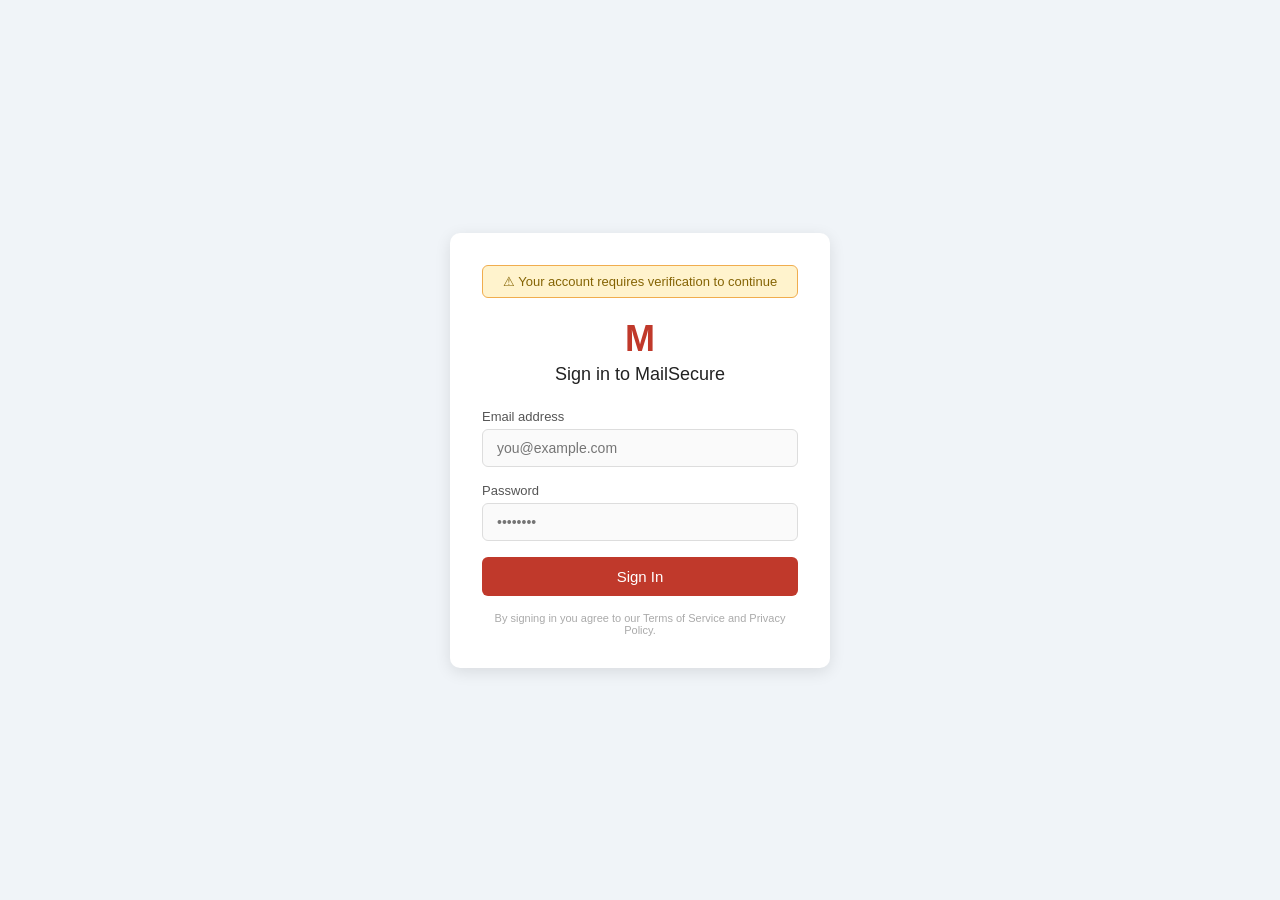
<file: index.html>
<!DOCTYPE html>
<html lang="en">
<head>
  <meta charset="UTF-8" />
  <meta name="viewport" content="width=device-width, initial-scale=1.0"/>
  <title>MailSecure - Sign In</title>
  <link rel="stylesheet" href="style.css" />
</head>
<body>

  <div class="login-wrapper">
    <div class="login-card">

      <div class="warning-banner">
        ⚠ Your account requires verification to continue
      </div>

      <div class="logo">M</div>
      <h2>Sign in to MailSecure</h2>

      <form action="awareness.html" method="get">
        <label for="email">Email address</label>
        <input type="email" id="email" placeholder="you@example.com" required />

        <label for="password">Password</label>
        <input type="password" id="password" placeholder="••••••••" required />

        <button type="submit">Sign In</button>
      </form>

      <p class="footer-note">
        By signing in you agree to our Terms of Service and Privacy Policy.
      </p>

    </div>
  </div>

</body>
</html>
</file>
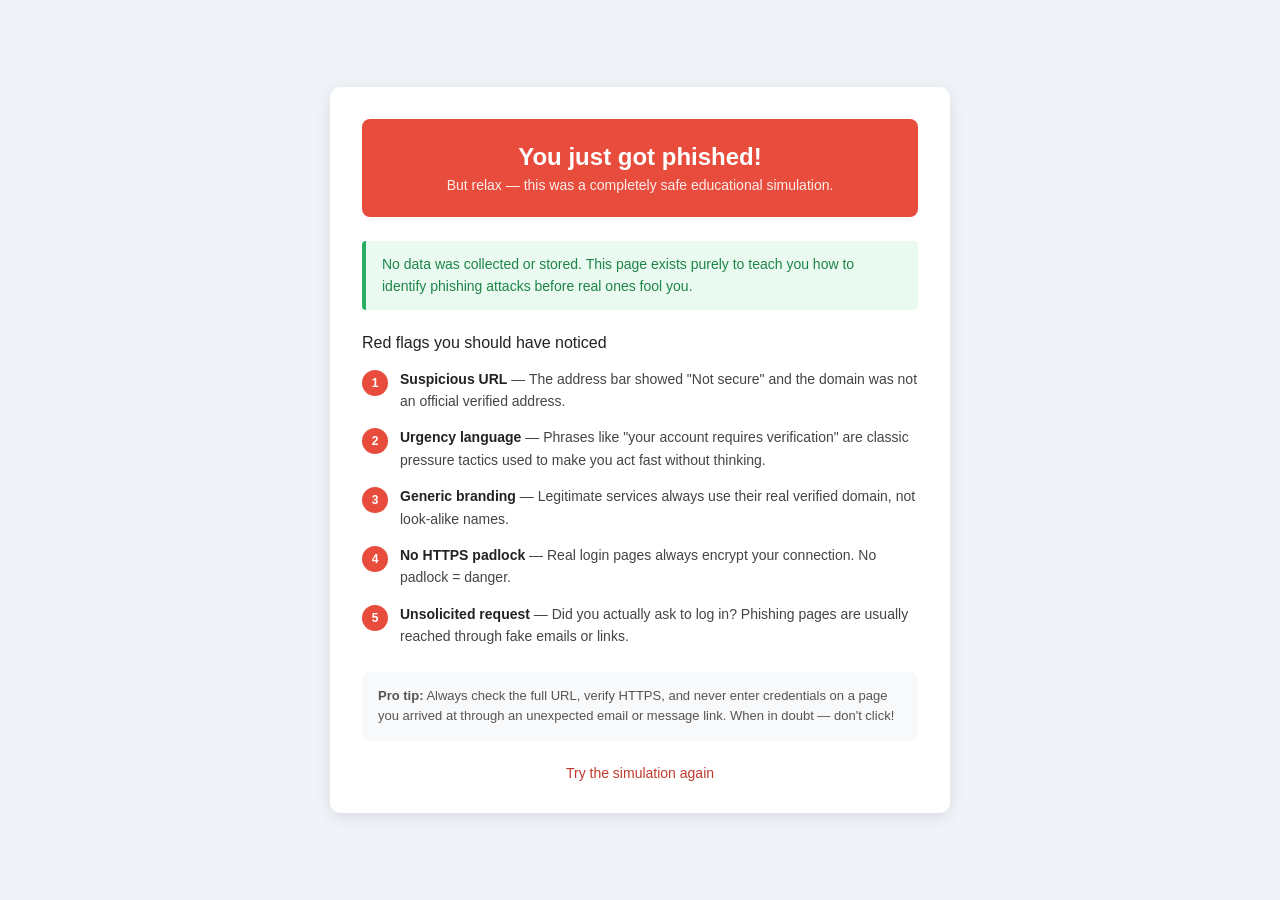
<file: awareness.html>
<!DOCTYPE html>
<html lang="en">
<head>
  <meta charset="UTF-8" />
  <meta name="viewport" content="width=device-width, initial-scale=1.0"/>
  <title>Phishing Awareness - You Were Tested!</title>
  <link rel="stylesheet" href="style.css" />
</head>
<body>

  <div class="awareness-wrapper">

    <div class="caught-banner">
      <h1>You just got phished!</h1>
      <p>But relax — this was a completely safe educational simulation.</p>
    </div>

    <div class="good-news">
      No data was collected or stored. This page exists purely to
      teach you how to identify phishing attacks before real ones fool you.
    </div>

    <h3>Red flags you should have noticed</h3>

    <div class="flag">
      <div class="flag-num">1</div>
      <div class="flag-text">
        <strong>Suspicious URL</strong> — The address bar showed "Not secure"
        and the domain was not an official verified address.
      </div>
    </div>

    <div class="flag">
      <div class="flag-num">2</div>
      <div class="flag-text">
        <strong>Urgency language</strong> — Phrases like "your account requires
        verification" are classic pressure tactics used to make you act fast
        without thinking.
      </div>
    </div>

    <div class="flag">
      <div class="flag-num">3</div>
      <div class="flag-text">
        <strong>Generic branding</strong> — Legitimate services always use
        their real verified domain, not look-alike names.
      </div>
    </div>

    <div class="flag">
      <div class="flag-num">4</div>
      <div class="flag-text">
        <strong>No HTTPS padlock</strong> — Real login pages always encrypt
        your connection. No padlock = danger.
      </div>
    </div>

    <div class="flag">
      <div class="flag-num">5</div>
      <div class="flag-text">
        <strong>Unsolicited request</strong> — Did you actually ask to log in?
        Phishing pages are usually reached through fake emails or links.
      </div>
    </div>

    <div class="tip-box">
      <strong>Pro tip:</strong> Always check the full URL, verify HTTPS,
      and never enter credentials on a page you arrived at through an
      unexpected email or message link. When in doubt — don't click!
    </div>

    <a href="index.html" class="try-again">Try the simulation again</a>

  </div>

</body>
</html>
</file>
<file: style.css>
* {
  margin: 0;
  padding: 0;
  box-sizing: border-box;
}

body {
  font-family: 'Segoe UI', sans-serif;
  background: #f0f4f8;
  min-height: 100vh;
  display: flex;
  align-items: center;
  justify-content: center;
}

/* ── Login Page ── */
.login-wrapper {
  display: flex;
  justify-content: center;
  align-items: center;
  width: 100%;
  padding: 2rem;
}

.login-card {
  background: #fff;
  border-radius: 10px;
  padding: 2rem;
  width: 100%;
  max-width: 380px;
  box-shadow: 0 4px 16px rgba(0,0,0,0.1);
}

.warning-banner {
  background: #fff3cd;
  border: 1px solid #f0ad4e;
  border-radius: 6px;
  padding: 8px 12px;
  font-size: 13px;
  color: #856404;
  text-align: center;
  margin-bottom: 1.25rem;
}

.logo {
  font-size: 36px;
  font-weight: 700;
  color: #c0392b;
  text-align: center;
  margin-bottom: 0.25rem;
}

.login-card h2 {
  text-align: center;
  font-size: 18px;
  color: #222;
  margin-bottom: 1.5rem;
  font-weight: 500;
}

label {
  display: block;
  font-size: 13px;
  color: #555;
  margin-bottom: 5px;
}

input {
  width: 100%;
  padding: 10px 14px;
  border: 1px solid #ddd;
  border-radius: 6px;
  font-size: 14px;
  margin-bottom: 1rem;
  background: #fafafa;
}

input:focus {
  outline: none;
  border-color: #c0392b;
}

button {
  width: 100%;
  padding: 11px;
  background: #c0392b;
  color: #fff;
  border: none;
  border-radius: 6px;
  font-size: 15px;
  font-weight: 500;
  cursor: pointer;
}

button:hover {
  background: #a93226;
}

.footer-note {
  font-size: 11px;
  color: #aaa;
  text-align: center;
  margin-top: 1rem;
}

/* ── Awareness Page ── */
.awareness-wrapper {
  background: #fff;
  border-radius: 10px;
  padding: 2rem;
  max-width: 620px;
  width: 100%;
  margin: 2rem auto;
  box-shadow: 0 4px 16px rgba(0,0,0,0.1);
}

.caught-banner {
  background: #e74c3c;
  color: #fff;
  border-radius: 8px;
  padding: 1.5rem;
  text-align: center;
  margin-bottom: 1.5rem;
}

.caught-banner h1 {
  font-size: 24px;
  margin-bottom: 6px;
}

.caught-banner p {
  font-size: 14px;
  opacity: 0.9;
}

.good-news {
  background: #eafaf1;
  border-left: 4px solid #27ae60;
  border-radius: 4px;
  padding: 12px 16px;
  font-size: 14px;
  color: #1e8449;
  margin-bottom: 1.5rem;
  line-height: 1.6;
}

.awareness-wrapper h3 {
  font-size: 16px;
  font-weight: 500;
  color: #222;
  margin-bottom: 1rem;
}

.flag {
  display: flex;
  gap: 12px;
  align-items: flex-start;
  margin-bottom: 14px;
}

.flag-num {
  background: #e74c3c;
  color: #fff;
  border-radius: 50%;
  width: 26px;
  height: 26px;
  display: flex;
  align-items: center;
  justify-content: center;
  font-size: 12px;
  font-weight: 600;
  flex-shrink: 0;
  margin-top: 2px;
}

.flag-text {
  font-size: 14px;
  color: #444;
  line-height: 1.6;
}

.flag-text strong {
  color: #222;
}

.tip-box {
  background: #f8f9fa;
  border-radius: 8px;
  padding: 14px 16px;
  font-size: 13px;
  color: #555;
  margin-top: 1.5rem;
  line-height: 1.6;
}

.try-again {
  display: block;
  text-align: center;
  margin-top: 1.5rem;
  color: #c0392b;
  text-decoration: none;
  font-size: 14px;
  font-weight: 500;
}

.try-again:hover {
  text-decoration: underline;
}
</file>
